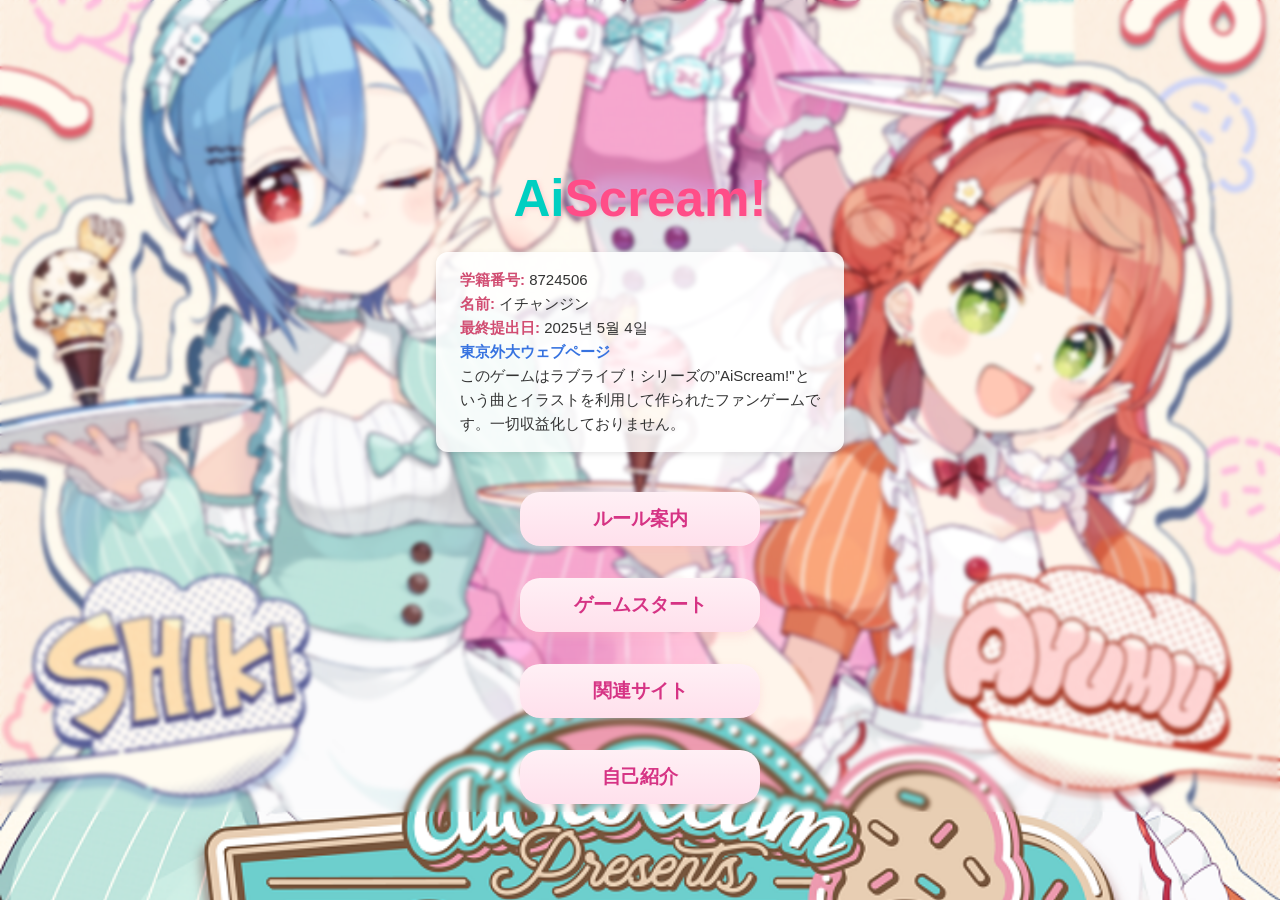
<file: index.html>
<!DOCTYPE html>
<html lang="ko">
<head>
  <meta charset="UTF-8" />
  <meta name="viewport" content="width=device-width, initial-scale=1.0" />
  <title>AiScream!</title>
  <link rel="stylesheet" href="style.css" />
  <style>
    .info-box {
      background-color: rgba(255, 255, 255, 0.85);
      border-radius: 12px;
      padding: 16px 24px;
      margin: 20px auto;
      max-width: 360px;
      box-shadow: 0 2px 6px rgba(0, 0, 0, 0.1);
      font-family: 'Segoe UI', sans-serif;
      font-size: 15px;
      color: #333;
      text-align: left;
      line-height: 1.6;
    }

    .info-box b {
      color: #d14d72;
    }

    .info-box a {
      color: #3773e0;
      text-decoration: none;
      font-weight: bold;
    }

    .info-box a:hover {
      text-decoration: underline;
    }
  </style>
</head>
<body class="main-bg">
  <div class="main-container">
    <h1 class="main-title"><span class="ice">Ai</span><span class="scream">Scream!</span></h1>


    <div class="info-box">
      <div><b>学籍番号:</b> 8724506</div>
      <div><b>名前:</b> イチャンジン</div>
      <div><b>最終提出日:</b> 2025년 5월 4일</div>
      <div><a href="https://www.tufs.ac.jp/" target="_blank">東京外大ウェブページ</a></div>
      <div＞<b>このゲームはラブライブ！シリーズの”AiScream!"</b></b>という曲とイラストを利用して作られたファンゲームです。一切収益化しておりません。</b＞</div>
    </div>

    <div class="main-buttons">
      <button onclick="location.href='game-info.html'">ルール案内</button>
      <button onclick="location.href='game.html'">ゲームスタート</button>
      <button onclick="location.href='links.html'">関連サイト</button>
      <button onclick="location.href='developerInfo.html'">自己紹介</button>
    </div>
  </div>
</body>
</html>
</file>
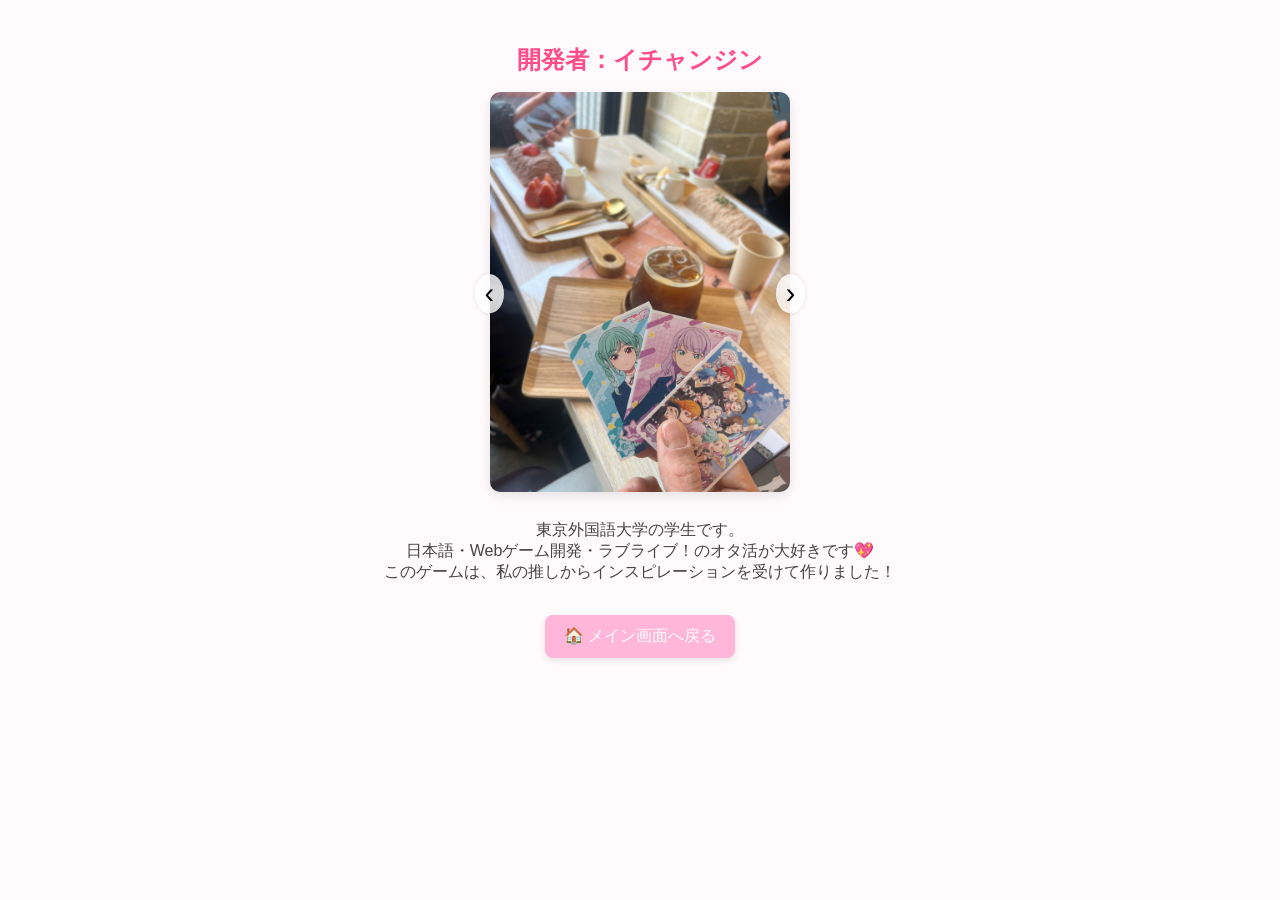
<file: developerInfo.html>
<!DOCTYPE html>
<html lang="ja">
<head>
  <meta charset="UTF-8" />
  <meta name="viewport" content="width=device-width, initial-scale=1.0" />
  <title>開発者紹介</title>
  <style>
    body {
      font-family: 'Segoe UI', sans-serif;
      margin: 0;
      padding: 1.5rem;
      background-color: #fffafc;
      text-align: center;
    }
    h2 {
      color: #ff4d88;
      margin-bottom: 1rem;
    }
    .slider-container {
      position: relative;
      width: 90%;
      max-width: 300px;
      margin: 0 auto 1.5rem;
    }
    .profile-img {
      width: 100%;
      border-radius: 10px;
      box-shadow: 0 4px 12px rgba(0,0,0,0.1);
    }
    .arrow {
      position: absolute;
      top: 50%;
      transform: translateY(-50%);
      background-color: rgba(255, 255, 255, 0.8);
      border: none;
      font-size: 1.8rem;
      padding: 0.2rem 0.6rem;
      cursor: pointer;
      border-radius: 50%;
      box-shadow: 0 0 5px rgba(0,0,0,0.1);
    }
    .arrow:hover {
      background-color: #ffe6f0;
    }
    .arrow.left { left: -15px; }
    .arrow.right { right: -15px; }

    .desc {
      font-size: 1rem;
      color: #444;
      margin-bottom: 2rem;
    }
    .back-btn {
      background-color: #ffb6d9;
      color: #fff;
      border: none;
      padding: 0.7rem 1.2rem;
      border-radius: 8px;
      font-size: 1rem;
      cursor: pointer;
      box-shadow: 0 2px 6px rgba(0,0,0,0.1);
      transition: background 0.3s;
    }
    .back-btn:hover {
      background-color: #ff88bb;
    }
  </style>
</head>
<body>
  <h2>開発者：イチャンジン</h2>
  <div class="slider-container">
    <button class="arrow left" onclick="prevImage()">‹</button>
    <img id="fanImg" src="assets/fanpic1.jpeg" alt="オタ活写真" class="profile-img" />
    <button class="arrow right" onclick="nextImage()">›</button>
  </div>
  <p class="desc">
    東京外国語大学の学生です。<br />
    日本語・Webゲーム開発・ラブライブ！のオタ活が大好きです💖<br />
    このゲームは、私の推しからインスピレーションを受けて作りました！
  </p>
  <button class="back-btn" onclick="window.location.href='index.html'">🏠 メイン画面へ戻る</button>

  <script>
   const images = [
  'assets/fanpic1.jpeg',
  'assets/fanpic2.jpeg',
  'assets/fanpic3.jpeg',
  'assets/fanpic4.jpeg',
  'assets/fanpic5.jpeg'
];

    let current = 0;

    function showImage(index) {
      const img = document.getElementById("fanImg");
      img.src = images[index];
    }

    function nextImage() {
      current = (current + 1) % images.length;
      showImage(current);
    }

    function prevImage() {
      current = (current - 1 + images.length) % images.length;
      showImage(current);
    }
  </script>
</body>
</html>
</file>
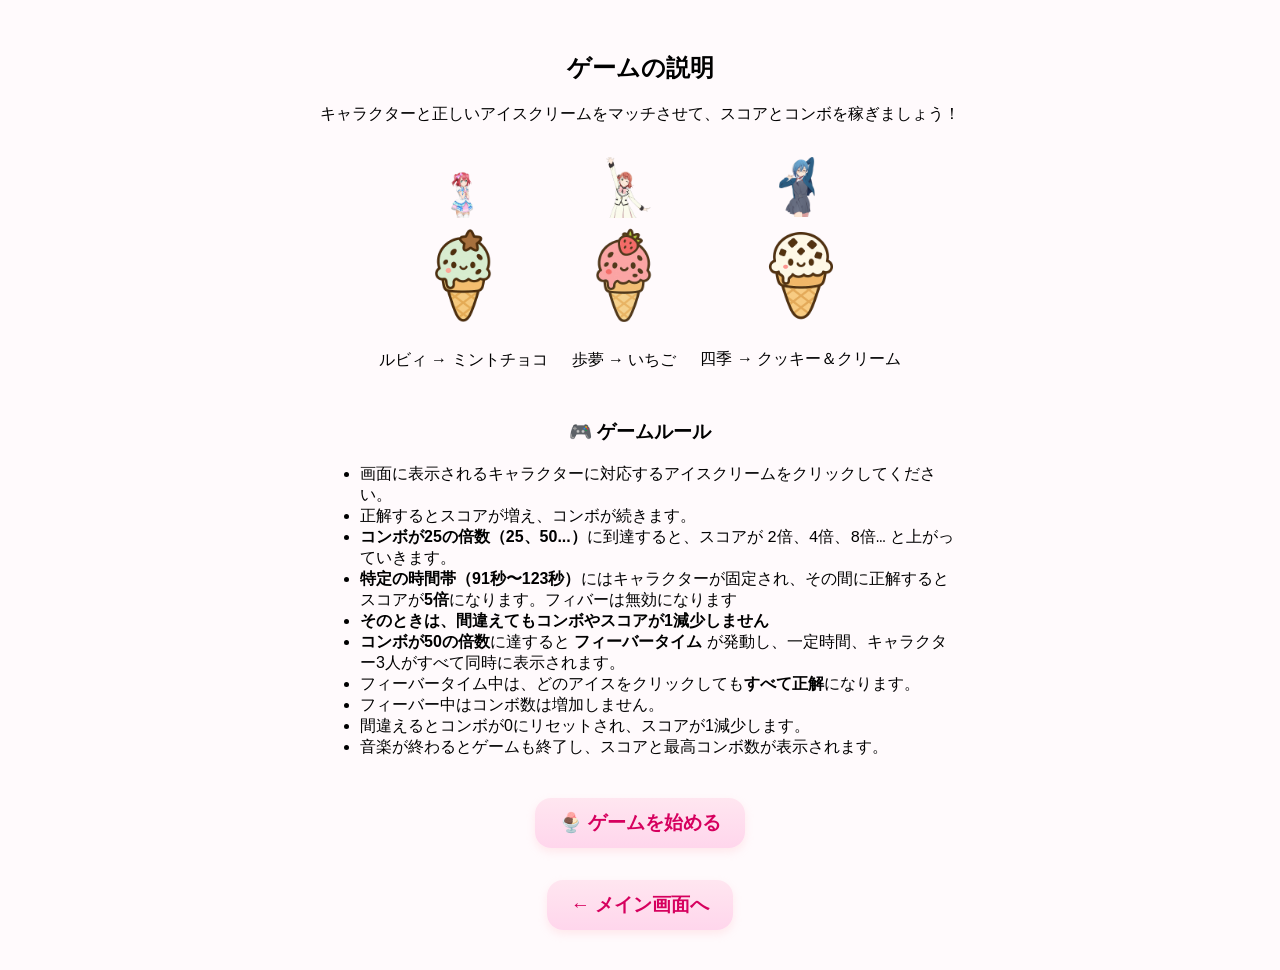
<file: game-info.html>
<!DOCTYPE html>
<html lang="ja">
<head>
  <meta charset="UTF-8" />
  <meta name="viewport" content="width=device-width, initial-scale=1.0, maximum-scale=1.0, user-scalable=no" />
  <title>ゲーム説明</title>
  <link rel="stylesheet" href="style.css" />
</head>
<body>
  <div class="info-container">
    <h2>ゲームの説明</h2>
    <p>キャラクターと正しいアイスクリームをマッチさせて、スコアとコンボを稼ぎましょう！</p>

    <div class="match-grid">
      <div class="match-item">
        <img src="assets/ruby.png" alt="ルビィ" />
        <img src="assets/ice_ruby.png" alt="ミントチョコ" />
        <p>ルビィ → ミントチョコ</p>
      </div>
      <div class="match-item">
        <img src="assets/ayumu.png" alt="歩夢" />
        <img src="assets/ice_ayumu.png" alt="いちご" />
        <p>歩夢 → いちご</p>
      </div>
      <div class="match-item">
        <img src="assets/wakanashiki.png" alt="識" />
        <img src="assets/ice_shiki.png" alt="クッキー＆クリーム" />
        <p>四季 → クッキー＆クリーム</p>
      </div>
    </div>
    <h3>🎮 ゲームルール</h3>
    <ul style="text-align: left; max-width: 600px; margin: 0 auto;">
      <li>画面に表示されるキャラクターに対応するアイスクリームをクリックしてください。</li>
      <li>正解するとスコアが増え、コンボが続きます。</li>
      <li><strong>コンボが25の倍数（25、50...）</strong>に到達すると、スコアが <code>2倍、4倍、8倍…</code> と上がっていきます。</li>
      <li><strong>特定の時間帯（91秒〜123秒）</strong>にはキャラクターが固定され、その間に正解するとスコアが<strong>5倍</strong>になります。フィバーは無効になります</li>
      <li><strong>そのときは、間違えてもコンボやスコアが1減少しません</strong></li>
      <li><strong>コンボが50の倍数</strong>に達すると <strong>フィーバータイム</strong> が発動し、一定時間、キャラクター3人がすべて同時に表示されます。</li>
      <li>フィーバータイム中は、どのアイスをクリックしても<strong>すべて正解</strong>になります。</li>
      <li>フィーバー中はコンボ数は増加しません。</li>
      <li>間違えるとコンボが0にリセットされ、スコアが1減少します。</li>
      <li>音楽が終わるとゲームも終了し、スコアと最高コンボ数が表示されます。</li>
    </ul>
    

  <div class="info-buttons">
      <button onclick="location.href='game.html'">🍨 ゲームを始める</button>
      <button onclick="location.href='index.html'">← メイン画面へ</button>
    </div>
  </div>
</body>
</html>
</file>
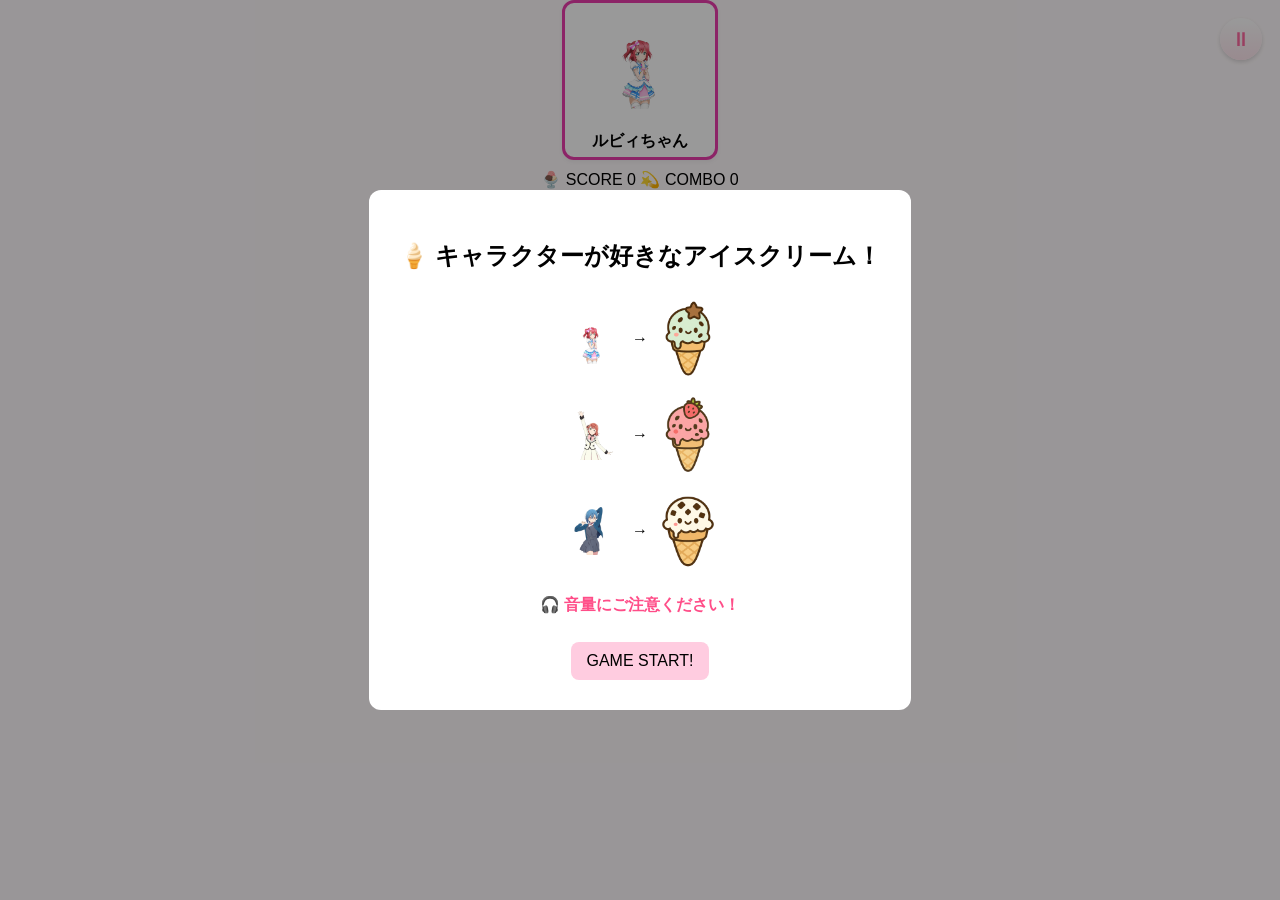
<file: game.html>
<!DOCTYPE html>
<html lang="ko">
<head>
  <meta charset="UTF-8" />
  <meta name="viewport" content="width=device-width, initial-scale=1.0, maximum-scale=1.0, user-scalable=no">
  <title>AiScream! - Game</title>
  <link rel="stylesheet" href="style.css" />
  <link href="https://fonts.googleapis.com/css2?family=Nunito:wght@600;700&display=swap" rel="stylesheet">
</head>
<body>
  <audio id="bgm" src="assets/bgm.mp3"></audio>

  <!-- 상단 일시정지 버튼 -->
  <button id="pauseBtn" class="pause-btn">⏸</button>

  <!-- 캐릭터 박스 -->
 <!-- 캐릭터 이미지와 이름 -->
<div class="character-panel">
  <img id="character" src="assets/ruby.png" class="character-img" />
  <div id="characterName" class="character-name">ルビィちゃん</div>
</div>

<!-- 점수 + 게이지 + 콤보 -->
<div class="score-gauge-wrapper">
  <div class="score-combo-line">
    <span id="score">🍨 SCORE 0</span>
    <span id="combo">💫 COMBO 0</span>
  </div>
  <div class="character-gauge">
    <div class="gauge-fill" id="gaugeFill"></div>
  </div>
</div>

  <!-- 피버게이지 -->
  <div class="fever-gauge" style="display: none;">
    <div class="fever-gauge-fill" id="feverGaugeFill"></div>
  </div>

  <!-- 아이스크림 블록 -->
  <div class="grid-wrapper">
    <div class="grid"></div>
  </div>

  <!-- 일시정지 모달 -->
  <div id="pauseModal" class="modal hidden">
    <div class="modal-content">
      <h2>⏸ PAUSE</h2>
      <button id="resumeBtn">▶ RESUME</button>
      <button onclick="location.href='index.html'">🏠 GO MAIN</button>
    </div>
  </div>

  <!-- 게임 시작 모달 -->
  <div id="startModal" class="modal">
    <div class="modal-content">
      <h2>🍦 キャラクターが好きなアイスクリーム！</h2>
      <div class="match-guide">
        <div class="guide-item">
          <img src="assets/ruby.png" alt="ルビィ" class="guide-char" />
          <span>→</span>
          <img src="assets/ice_ruby.png" alt="ミント" class="guide-ice" />
        </div>
        <div class="guide-item">
          <img src="assets/ayumu.png" alt="アユム" class="guide-char" />
          <span>→</span>
          <img src="assets/ice_ayumu.png" alt="イチゴ" class="guide-ice" />
        </div>
        <div class="guide-item">
          <img src="assets/wakanashiki.png" alt="シキ" class="guide-char" />
          <span>→</span>
          <img src="assets/ice_shiki.png" alt="クッキー＆クリーム" class="guide-ice" />
        </div>
      </div>
      <p style="color: #ff4d88; font-weight: bold; margin-top: 1rem;">🎧 音量にご注意ください！</p>
      <button id="startGameBtn">GAME START!</button>
    </div>
  </div>

  <!-- 결과 모달 -->
  <div id="resultModal" class="modal hidden">
    <div class="modal-content">
      <h2>🎉 GAME END</h2>
      <p id="finalScore">SCORE: 0</p>
      <p id="finalCombo">MOST COMBO: 0</p>
      <button onclick="location.reload()">🔁 RETRY</button>
      <button onclick="location.href='index.html'">🏠 MAIN PAGE</button>
    </div>
  </div>

  <script src="script.js"></script>
</body>
</html>
</file>
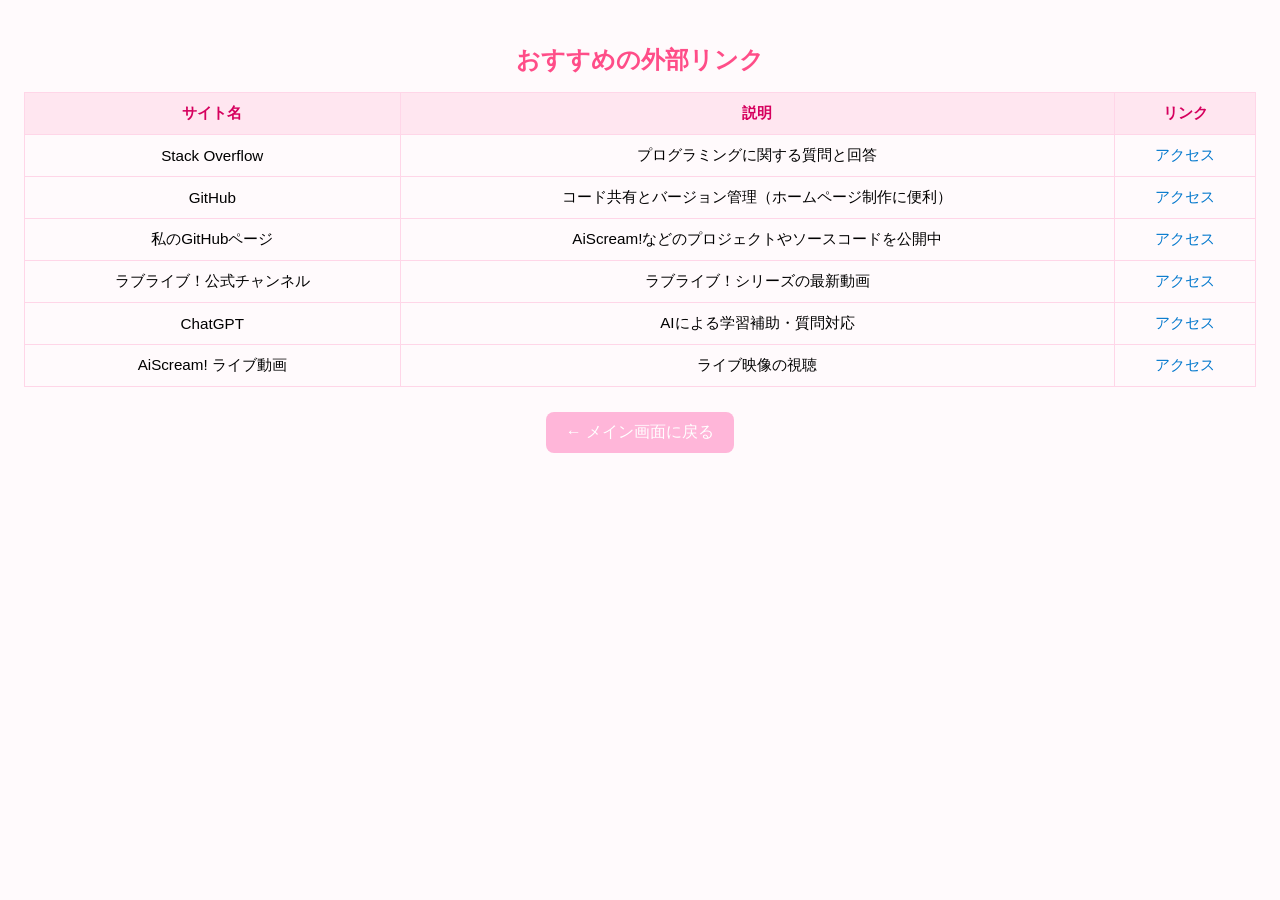
<file: links.html>
<!DOCTYPE html>
<html lang="ja">
<head>
  <meta charset="UTF-8" />
  <meta name="viewport" content="width=device-width, initial-scale=1.0" />
  <title>便利な外部リンク</title>
  <style>
    body {
      font-family: 'Segoe UI', sans-serif;
      background-color: #fffafc;
      padding: 1rem;
      text-align: center;
    }

    h2 {
      color: #ff4d88;
      margin-bottom: 1rem;
      font-size: 1.5rem;
    }

    .table-container {
      overflow-x: auto;
    }

    table {
      width: 100%;
      min-width: 600px;
      margin: 0 auto;
      border-collapse: collapse;
      font-size: 0.95rem;
    }

    th, td {
      border: 1px solid #ffd6e8;
      padding: 10px;
    }

    th {
      background-color: #ffe6f0;
      color: #d6005e;
    }

    td a {
      color: #0077cc;
      text-decoration: none;
    }

    td a:hover {
      text-decoration: underline;
    }

    .back-btn {
      margin-top: 25px;
      padding: 10px 20px;
      background-color: #ffb6d9;
      color: white;
      border: none;
      border-radius: 8px;
      font-size: 1rem;
      cursor: pointer;
    }

    .back-btn:hover {
      background-color: #ff88bb;
    }

    @media (max-width: 600px) {
      h2 {
        font-size: 1.2rem;
      }

      table {
        font-size: 0.85rem;
      }

      .back-btn {
        font-size: 0.9rem;
        padding: 8px 16px;
      }
    }
  </style>
</head>
<body>
  <h2>おすすめの外部リンク</h2>

  <div class="table-container">
    <table>
      <tr>
        <th>サイト名</th>
        <th>説明</th>
        <th>リンク</th>
      </tr>
      <tr>
        <td>Stack Overflow</td>
        <td>プログラミングに関する質問と回答</td>
        <td><a href="https://stackoverflow.com/" target="_blank">アクセス</a></td>
      </tr>
      <tr>
        <td>GitHub</td>
        <td>コード共有とバージョン管理（ホームページ制作に便利）</td>
        <td><a href="https://github.com/" target="_blank">アクセス</a></td>
      </tr>
      <tr>
        <td>私のGitHubページ</td>
        <td>AiScream!などのプロジェクトやソースコードを公開中</td>
        <td><a href="https://github.com/kurosawaruby0117" target="_blank">アクセス</a></td>
      </tr>
      
      <tr>
        <td>ラブライブ！公式チャンネル</td>
        <td>ラブライブ！シリーズの最新動画</td>
        <td><a href="https://www.youtube.com/@lovelive_series" target="_blank">アクセス</a></td>
      </tr>
      <tr>
        <td>ChatGPT</td>
        <td>AIによる学習補助・質問対応</td>
        <td><a href="https://chat.openai.com/" target="_blank">アクセス</a></td>
      </tr>
      <tr>
        <td>AiScream! ライブ動画</td>
        <td>ライブ映像の視聴</td>
        <td><a href="https://www.youtube.com/shorts/csmzPCk_3nk?feature=share" target="_blank">アクセス</a></td>
      </tr>
    </table>
  </div>

  <button class="back-btn" onclick="location.href='index.html'">← メイン画面に戻る</button>
</body>
</html>
</file>
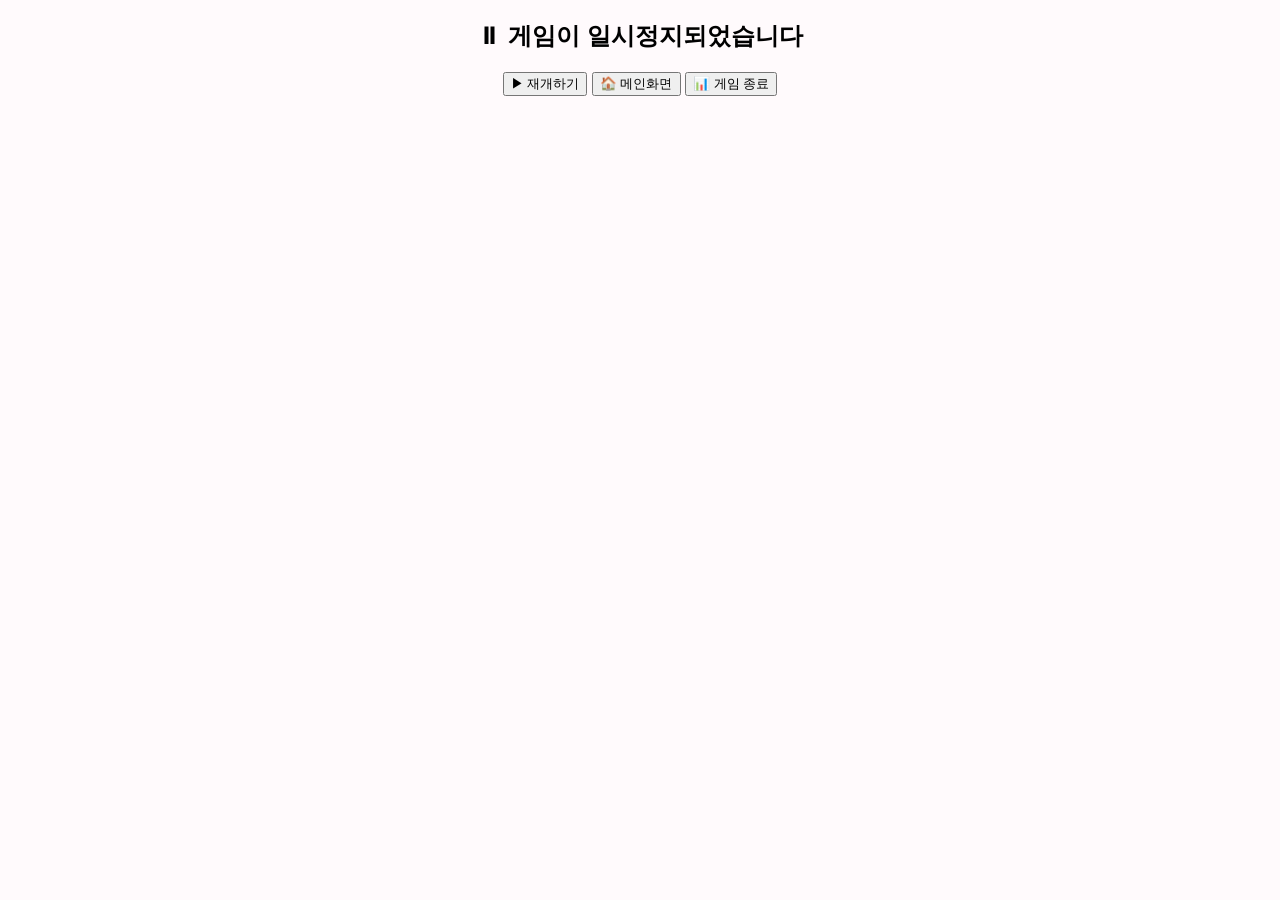
<file: pause.html>
<!DOCTYPE html>
<html lang="ko">
<head>
  <meta charset="UTF-8" />
  <meta name="viewport" content="width=device-width, initial-scale=1.0" />
  <title>일시정지</title>
  <link rel="stylesheet" href="style.css" />
</head>
<body>
  <div class="pause-menu">
    <h2>⏸ 게임이 일시정지되었습니다</h2>
    <button onclick="window.location.href='game.html'">▶ 재개하기</button>
    <button onclick="window.location.href='index.html'">🏠 메인화면</button>
    <button onclick="window.location.href='result.html'">📊 게임 종료</button>
  </div>
</body>
</html>
</file>
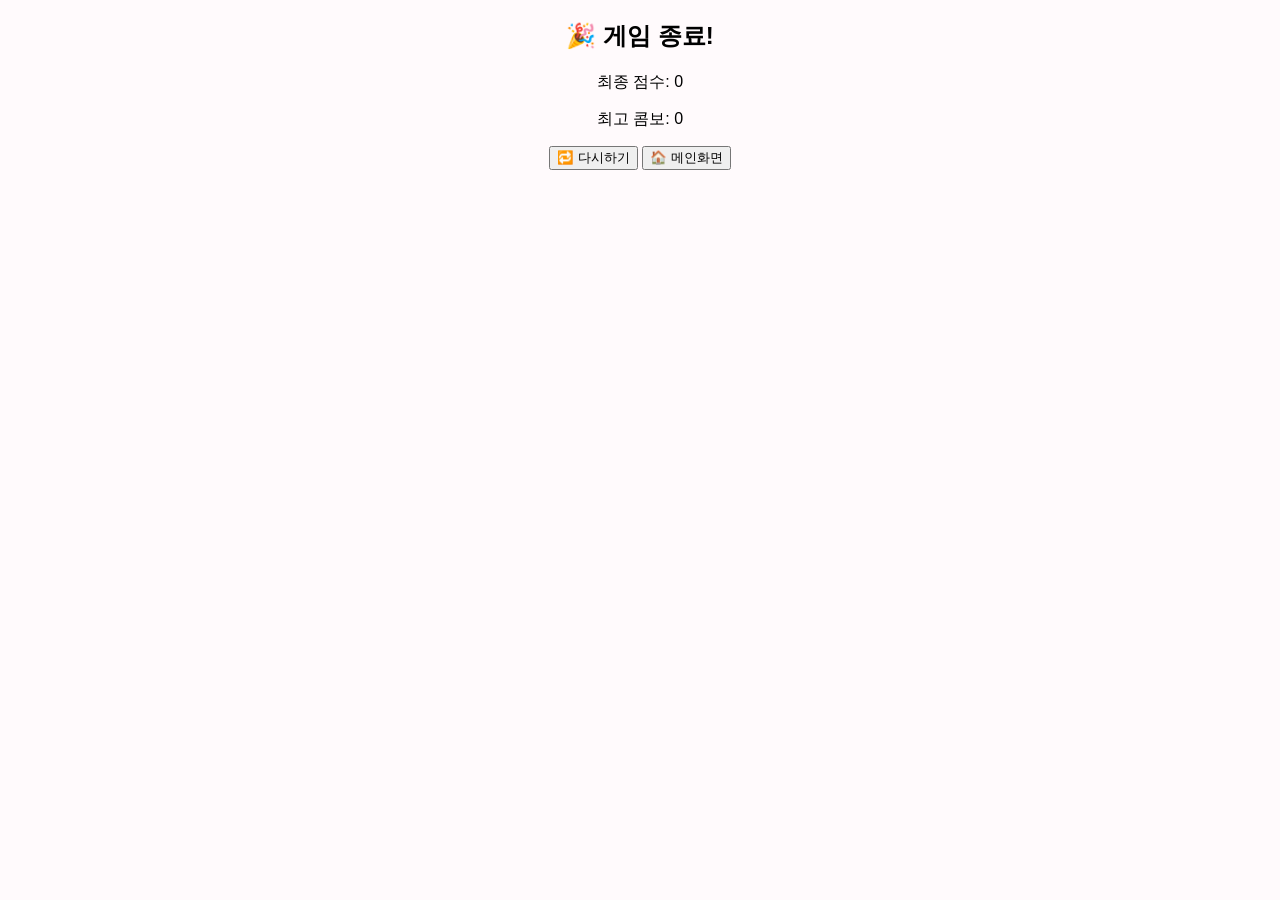
<file: result.html>
<!DOCTYPE html>
<html lang="ko">
<head>
  <meta charset="UTF-8">
  <meta name="viewport" content="width=device-width, initial-scale=1.0">
  <title>결과 화면</title>
  <link rel="stylesheet" href="style.css">
</head>
<body>
  <div class="result-container">
    <h2>🎉 게임 종료!</h2>
    <p id="finalScore">최종 점수: 0</p>
    <p id="maxCombo">최고 콤보: 0</p>
    <button onclick="location.href='game.html'">🔁 다시하기</button>
    <button onclick="location.href='index.html'">🏠 메인화면</button>
  </div>

  <script>
    const urlParams = new URLSearchParams(window.location.search);
    const score = urlParams.get('score');
    const combo = urlParams.get('combo');

    document.get
</file>
<file: style.css>
body {
    margin: 0;
    font-family: 'Arial', sans-serif;
    background-color: #fff9f9;
    text-align: center;
  }

  .main-bg {
    background: url('assets/bg_main.png') no-repeat center center/cover;
    height: 100vh;
  }

  .main-container {
    padding-top: 15vh;
    backdrop-filter: blur(2px);
  }

  .main-title {
    font-size: 3rem;
    color: #333;
    margin-bottom: 2rem;
  }

  .main-buttons button {
    display: block;
    margin: 0.5rem auto;
    padding: 1rem 2rem;
    font-size: 1.2rem;
    border-radius: 10px;
    border: 1px solid #aaa;
    background-color: #fff;
    transition: 0.3s;
  }
  .main-buttons button:hover {
    background-color: #ffecec;
    cursor: pointer;
  }

  .info-container {
    padding: 2rem;
    max-width: 800px;
    margin: auto;
  }

  .match-grid {
    display: flex;
    flex-wrap: wrap;
    justify-content: center;
    gap: 1.5rem;
    margin: 2rem 0;
  }

  .match-item {
    display: flex;
    flex-direction: column;
    align-items: center;
  }
  .match-item img {
    width: 100px;
    height: auto;
    margin-bottom: 0.5rem;
  }

  .info-buttons button {
    margin: 0.5rem;
    padding: 0.8rem 1.2rem;
    font-size: 1rem;
  }

  .game-container {
    display: flex;
    flex-direction: column;
    align-items: center;
    padding: 1rem;
  }

  .top-ui {
    display: flex;
    justify-content: space-around;
    width: 100%;
    max-width: 400px;
    margin-bottom: 1rem;
  }

  .character-section {
    display: flex;
    flex-direction: column;
    align-items: center;
    margin-bottom: 1rem;
  }

  .character-img {
    width: 150px;
    height: 150px;
    object-fit: contain;
    display: block;
    margin: 0 auto;
  }


  .grid {
    display: grid;
    grid-template-columns: repeat(4, 1fr);
    gap: 10px;
    max-width: 300px;
    margin: 0 auto;
  }

  .icecream-block img {
    width: 100%;
    border-radius: 10px;
  }

  @media (max-width: 600px) {
    .main-title {
      font-size: 2rem;
    }

    .match-grid {
      flex-direction: column;
    }

    .match-item img {
      width: 80px;
    }

    .main-buttons button {
      width: 80%;
    }

    .top-ui {
      flex-direction: column;
      gap: 0.5rem;
    }
  }


  .modal {
    position: fixed;
    top: 0;
    left: 0;
    width: 100%;
    height: 100%;
    background: rgba(0,0,0,0.5);
    display: flex;
    justify-content: center;
    align-items: center;
    z-index: 999;
  }

  .modal-content {
    background: white;
    padding: 2rem;
    border-radius: 10px;
    text-align: center;
  }

  .hidden {
    display: none;
  }
  .modal {
    position: fixed;
    top: 0;
    left: 0;
    width: 100%;
    height: 100%;
    background: rgba(0,0,0,0.5);
    display: flex;
    justify-content: center;
    align-items: center;
    z-index: 999;
  }

  .modal-content {
    background: white;
    padding: 2rem;
    border-radius: 10px;
    text-align: center;
  }

  .match-guide {
    display: flex;
    flex-direction: column;
    align-items: center;
    margin: 1rem 0;
  }

  .guide-item {
    display: flex;
    align-items: center;
    margin: 0.5rem 0;
  }

  .guide-char, .guide-ice {
    width: 80px;
    height: auto;
  }

  .hidden {
    display: none;
  }
  .icecream-block img {
    width: 80px;
    height: 80px;
    object-fit: contain;
    display: block;
    margin: 0 auto;
  }

  #character {
    width: 150px;
    height: 150px;
    object-fit: contain;
    display: block;
    margin: 0 auto;
  }
  body {
    margin: 0;
    font-family: 'Segoe UI', sans-serif;
    background-color: #fffafc;
    text-align: center;
  }

  /* 일시정지 버튼: 우측 상단 */
  #pauseBtn {
    position: absolute;
    top: 16px;
    right: 16px;
    background: #fff;
    border: 2px solid #ccc;
    border-radius: 50%;
    width: 36px;
    height: 36px;
    font-size: 18px;
    cursor: pointer;
    transition: background 0.2s;
  }
  #pauseBtn:hover {
    background: #f0f0f0;
  }

  /* 캐릭터 영역 */
  .character-panel {
    display: flex;
    flex-direction: column;
    align-items: center;
    margin-top: 70px;
  }



  .character-name {
    font-size: 20px;
    font-weight: bold;
    margin-top: 8px;
  }

  /* 점수판 */
  .score-panel {
    display: flex;
    justify-content: center;
    gap: 40px;
    margin-top: 10px;
    font-size: 18px;
    font-weight: bold;
  }

  /* 그리드 (아이스크림) */
  .grid {
    display: grid;
    grid-template-columns: repeat(4, 80px);
    justify-content: center;
    gap: 12px;
    margin: 30px auto;
  }

  /* 아이스크림 이미지 */
  .icecream-block img {
    width: 70px;
    height: 70px;
    object-fit: contain;
    padding: 5px;
    border-radius: 10px;
    background-color: #fff7fb;
    box-shadow: 0 0 4px rgba(0,0,0,0.1);
  }

  /* 모달 스타일 */
  .modal {
    position: fixed;
    top: 0;
    left: 0;
    width: 100%;
    height: 100%;
    background: rgba(0,0,0,0.4);
    display: flex;
    justify-content: center;
    align-items: center;
    z-index: 10;
  }
  .modal-content {
    background: #fff;
    padding: 30px;
    border-radius: 12px;
    text-align: center;
  }
  .modal-content button {
    margin-top: 10px;
    padding: 10px 16px;
    font-size: 16px;
    border: none;
    background: #ffcce0;
    border-radius: 8px;
    cursor: pointer;
  }
  .modal-content button:hover {
    background: #ff99c2;
  }
  .hidden {
    display: none;
  }

  .character-gauge {
    width: 160px;
    height: 10px;
    background-color: #eee;
    border-radius: 5px;
    margin: 8px auto 0;
    overflow: hidden;
  }

  .gauge-fill {
    height: 100%;
    width: 100%;
    background-color: #ff92c2;
    transform: scaleX(0);
    transform-origin: left;
    transition: transform 0.1s linear;
  }

  .fever-gauge {
    width: 200px;
    height: 10px;
    background-color: #ffd6e8;
    border-radius: 5px;
    margin: 10px auto;
    overflow: hidden;
  }

  .fever-gauge-fill {
    height: 100%;
    width: 100%;
    background-color: #ff4d88;
    transform-origin: left;
    transform: scaleX(1);
    transition: transform 0.1s linear;
  }

  #resultModal.modal {
    background: rgba(0, 0, 0, 0.6);
    z-index: 1000;
  }
  #resultModal .modal-content {
    background: #fff;
    padding: 30px;
    border-radius: 12px;
    text-align: center;
  }
  #resultModal .modal-content button {
    margin: 8px;
    padding: 10px 20px;
    background: #ffccdd;
    border: none;
    border-radius: 8px;
    font-size: 16px;
    cursor: pointer;
  }
  #resultModal .modal-content button:hover {
    background: #ffaabb;
  }
  .score-combo-ui {
    display: flex;
    justify-content: center;
    gap: 50px;
    font-family: 'Nunito', sans-serif;
    font-size: 20px;
    font-weight: bold;
    margin-top: 10px;
    margin-bottom: 20px; /* 👈 이 줄 추가 */
    color: #ff5c93;
    text-shadow: 1px 1px 1px white;
  }
  
  .ui-item {
    background-color: #ffe6ee;
    border-radius: 12px;
    padding: 8px 16px;
    box-shadow: 2px 2px 5px rgba(0,0,0,0.1);
  }
  .label {
    display: block;
    font-size: 16px;
    color: #ff88aa;
  }
  .value {
    font-size: 24px;
    color: #ff3e78;
  }
  #pauseBtn {
    position: absolute;
    top: 18px;
    right: 18px;
    width: 42px;
    height: 42px;
    border-radius: 50%;
    border: none;
    background: linear-gradient(to bottom, #fff, #ffe6ee);
    box-shadow: 0 2px 4px rgba(0,0,0,0.15);
    font-size: 20px;
    color: #ff69a0;
    cursor: pointer;
    transition: all 0.2s ease;
  }
  #pauseBtn:hover {
    background: #fff0f6;
    transform: scale(1.05);
  }
  /* 캐릭터 카드 */
  .character-panel {
    background-color: white;
    border-radius: 20px;
    padding: 1rem;
    box-shadow: 0 4px 12px rgba(0,0,0,0.1);
    width: 200px;
    margin: 0 auto;
  }

  .character-img {
    width: 100%;
    height: auto;
    object-fit: contain;
    display: block;
    margin: 0 auto;
  }

  /* 아이스크림 블록 */
  .icecream-block {
    background: white;
    border-radius: 15px;
    padding: 5px;
    box-shadow: 0 2px 8px rgba(0,0,0,0.05);
    transition: 0.3s;
  }
  .icecream-block img {
    width: 60px;
    height: 60px;
    object-fit: contain;
    display: block;
    margin: 0 auto;
  }
  .character-panel {
    background-color: white;
    border-radius: 20px;
    padding: 0.8rem;
    width: 160px;  /* 기존보다 작게 */
    margin: 0 auto;
    border: 3px solid #e93cac; /* 기본 색상, JS에서 변경 */
    box-shadow: 0 3px 8px rgba(0,0,0,0.05);
    transition: border 0.3s, width 0.3s;
  }
  .character-img {
    width: 100%;
    max-height: 120px;
    object-fit: contain;
    display: block;
    margin: 0 auto;
  }
  .character-name {
    font-size: 16px;
    margin: 0.5rem 0 0.3rem 0;
    font-weight: bold;
  }
  .character-gauge {
    width: 100%;
    height: 10px;
    background-color: #eee;
    border-radius: 5px;
    overflow: hidden;
    margin: 6px auto 0;
  }
  .character-panel {
    background-color: white;
    border-radius: 20px;
    padding: 1rem 0.5rem;
    width: 130px;
    margin: 0 auto 0.5rem;
    border: 3px solid #e93cac;
    box-shadow: 0 2px 6px rgba(0,0,0,0.05);
    transition: border 0.3s;
  }
  .character-gauge,
  .fever-gauge {
    width: 160px;
    height: 10px;
    background-color: #eee;
    border-radius: 5px;
    margin: 8px auto 12px auto;
    overflow: hidden;
  }

  .gauge-fill {
    height: 100%;
    width: 100%;
    background-color: #e93cac; /* 루비일 때 */
    transform: scaleX(1);
    transform-origin: left;
    transition: transform 0.1s linear;
  }

  .fever-gauge-fill {
    height: 100%;
    width: 100%;
    background: linear-gradient(90deg, red, orange, yellow, green, cyan, blue, violet);
    transform: scaleX(1);
    transform-origin: left;
    transition: transform 0.1s linear;
  }
  .character-panel {
    background-color: white;
    border-radius: 16px;
    padding: 6px;
    width: fit-content;
    margin: 0 auto;
    border: 3px solid #e93cac; /* ← 루비일 경우. 동적으로 JS에서 변경 */
    box-shadow: 0 2px 6px rgba(0,0,0,0.05);
  }

  .character-img {
    width: 100px;
    height: auto;
    object-fit: contain;
    display: block;
  }
  .character-panel {
    background-color: white;
    border-radius: 12px;
    padding: 6px;
    display: inline-block;
    border: 3px solid #e93cac; /* 캐릭터에 따라 JS에서 변경됨 */
    box-shadow: 0 2px 4px rgba(0,0,0,0.05);
    margin: 0 auto;
  }
  .icecream-block {
    width: 70px;
    height: 70px;
    border-radius: 12px;
    padding: 8px;
    background: white;
    box-shadow: 0 2px 6px rgba(0, 0, 0, 0.05);
    display: flex;
    justify-content: center;
    align-items: center;
    transition: border 0.3s;
  }
  .character-panel {
    background-color: white;
    border-radius: 12px;
    display: inline-block;
    border: 3px solid #e93cac; /* JS에서 변경 가능 */
    box-shadow: 0 2px 4px rgba(0, 0, 0, 0.05);
    padding: 0;
    margin: 0 auto;
    width: fit-content;
    height: fit-content;
  }

  .character-img {
    width: 80px;
    height: auto;
    object-fit: contain;
    display: block;
  }

  .main-title {
    font-family: 'Nunito', 'Segoe UI', sans-serif;
    font-size: 3.2rem;
    font-weight: 800;
    text-align: center;
    margin-bottom: 1.5rem;
    text-shadow: 2px 2px 4px rgba(255, 182, 193, 0.5);
  }
  
  .main-title .ice {
    color: #00cfc1; /* 민트 */
  }
  
  .main-title .scream {
    color: #ff4d88; /* 핑크 */
    animation: shake 0.6s ease-in-out infinite alternate;
  }
  
  @keyframes shake {
    0% { transform: rotate(-1deg); }
    100% { transform: rotate(1deg); }
  }

@media (max-width: 600px) {
  .score-combo-ui {
    flex-direction: column;
    gap: 10px;
  }

  .character-panel {
    margin-top: 20px;
  }

  .grid {
    grid-template-columns: repeat(4, 1fr);
    gap: 8px;
    max-width: 90vw;
  }

  .icecream-block {
    width: 60px;
    height: 60px;
  }

  .icecream-block img {
    width: 50px;
    height: 50px;
  }

  .character-img {
    width: 70px;
    height: auto;
  }
}

.score-combo-ui {
  margin-bottom: 16px;
}

.character-panel {
  margin-bottom: 10px;
}

body {
  font-size: 16px;
}
.gauge-row {
  display: flex;
  align-items: center;
  justify-content: center;
  gap: 8px;
  margin: 10px auto;
}

.character-gauge {
  width: 160px;
  height: 10px;
  background-color: #eee;
  border-radius: 5px;
  overflow: hidden;
}

.gauge-fill {
  height: 100%;
  width: 100%;
  background-color: #ff69b4;
  transform: scaleX(0.5); /* 예시 */
  transform-origin: left;
  transition: transform 0.1s linear;
}

.score-label, .combo-label {
  font-size: 14px;
  font-weight: bold;
  color: #ff69b4;
}

@media (max-width: 600px) {
  body {
    font-size: 14px;
  }
}
  
.gauge-row {
  display: flex;
  align-items: center;
  justify-content: center;
  gap: 10px;
  margin: 10px auto 16px;
}

.gauge-label {
  font-size: 14px;
  font-weight: bold;
  color: #ff5c93;
  min-width: 40px;
  text-align: center;
}

.character-gauge {
  width: 160px;
  height: 10px;
  background-color: #eee;
  border-radius: 5px;
  margin: 8px auto;
  overflow: hidden;
}

.gauge-fill {
  height: 100%;
  width: 100%;
  background-color: #e93cac;
  transform: scaleX(1);  /* 처음엔 가득 찬 상태 */
  transform-origin: left;
  transition: transform 0.2s linear;
}
button, .icecream-block, .grid {
  touch-action: manipulation;
}
.info-buttons {
  margin-top: 2rem;
  display: flex;
  flex-direction: column;
  gap: 1rem;
  align-items: center;
}

.info-buttons button {
  background: linear-gradient(to bottom, #ffe6f0, #ffd6ec);
  border: none;
  border-radius: 16px;
  padding: 12px 24px;
  font-size: 1.2rem;
  font-weight: bold;
  color: #d6005e;
  box-shadow: 0 4px 8px rgba(255, 192, 203, 0.3);
  cursor: pointer;
  transition: all 0.2s ease-in-out;
}

.info-buttons button:hover {
  background: #ffcce0;
  transform: scale(1.05);
}
.main-buttons {
  display: flex;
  flex-direction: column;
  gap: 1rem;
  align-items: center;
  margin-top: 2rem;
}

.main-buttons button {
  background: linear-gradient(to bottom, #fff0f5, #ffe0ec);
  color: #d63384;
  border: none;
  border-radius: 20px;
  padding: 14px 28px;
  font-size: 1.2rem;
  font-weight: bold;
  box-shadow: 0 4px 10px rgba(255, 182, 193, 0.3);
  cursor: pointer;
  transition: transform 0.2s, background 0.2s;
}

.main-buttons button:hover {
  background: #ffcce0;
  transform: scale(1.05);
}

.main-buttons button {
  width: 240px; /* ✅ 버튼 너비 고정 */
  text-align: center;
  /* 기존 스타일 유지 */
  background: linear-gradient(to bottom, #fff0f5, #ffe0ec);
  color: #d63384;
  border: none;
  border-radius: 20px;
  padding: 14px 28px;
  font-size: 1.2rem;
  font-weight: bold;
  box-shadow: 0 4px 10px rgba(255, 182, 193, 0.3);
  cursor: pointer;
  transition: transform 0.2s, background 0.2s;
}
@media (max-width: 600px) {
  .main-buttons button {
    width: 90%;
    font-size: 1rem;
  }
}
td, th {
  border: 1px solid #ffd6e8;
  padding: 10px;
  word-break: break-word;     /* 줄바꿈 허용 */
  white-space: normal;        /* 줄바꿈 가능하게 */
  text-align: left;           /* 왼쪽 정렬 (가독성 향상) */
}

table {
  width: 100%;
  table-layout: fixed;         /* 고정된 레이아웃으로 */
}
</file>
